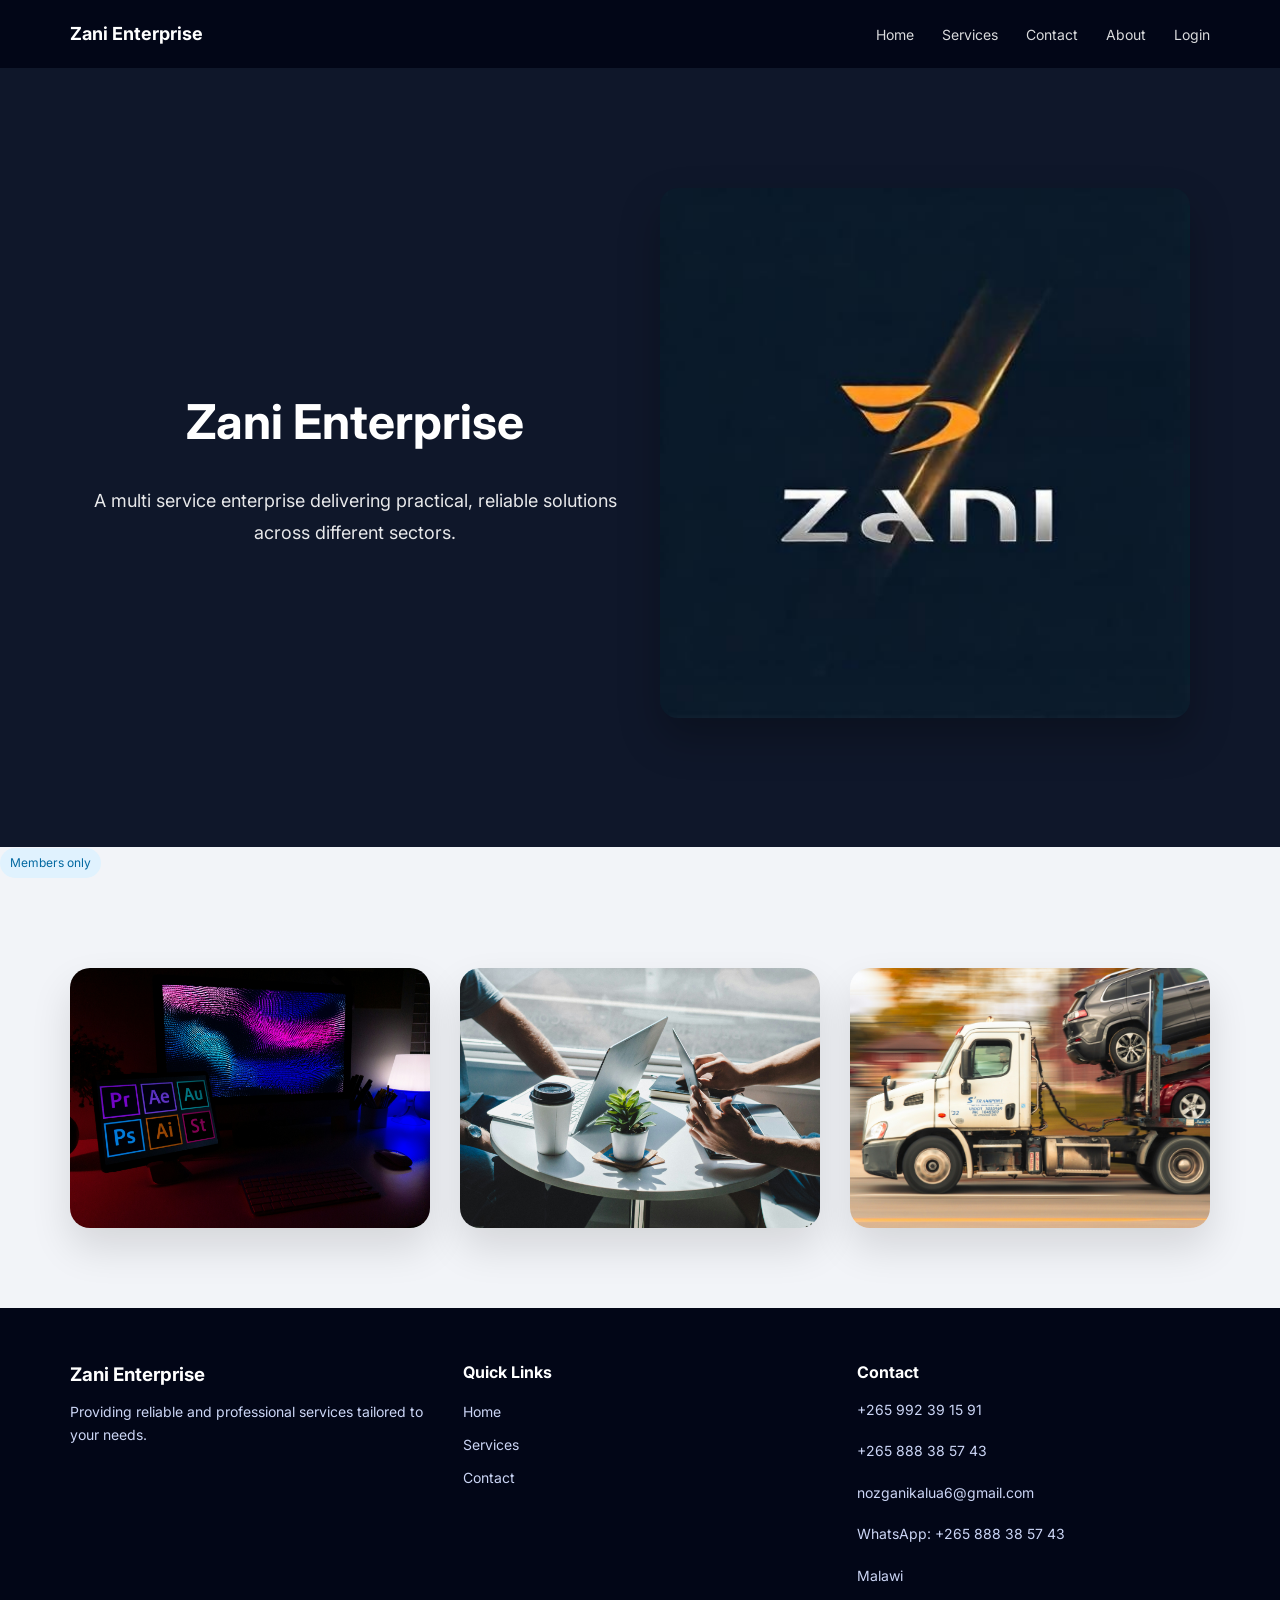
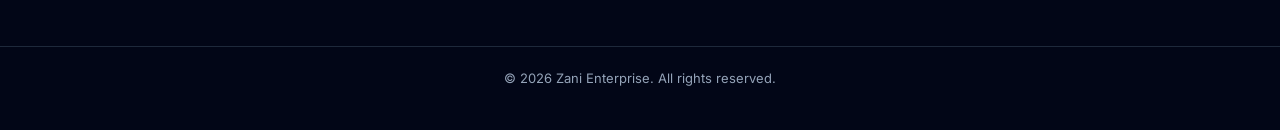
<file: index.html>
<!DOCTYPE html>
<html lang="en">
<head>
    <meta charset="UTF-8">
    <title>Zani Enterprise</title>
    <link href="https://fonts.googleapis.com/css2?family=Inter:wght@400;600;700&display=swap" rel="stylesheet">
    <link rel="stylesheet" href="style.css">
    <meta name="viewport" content="width=device-width, initial-scale=1.0">
</head>
<body>

<header class="nav-bar">
    <div class="nav-container">
        <div class="nav-logo">Zani Enterprise</div>

        <nav class="nav-links">
            <a href="index.html">Home</a>
            <a href="services.html">Services</a>
            <a href="contact.html">Contact</a>
            <a href="about.html">About</a>
            <a href="login.html">Login</a>
        </nav>
    </div>
</header>

<section class="hero">
    <div class="hero-content">
        <div class="hero-text">
            <h1>Zani Enterprise</h1>
            <p>
                A multi service enterprise delivering practical,
                reliable solutions across different sectors.
            </p>
        </div>

        <div class="hero-image">
            <img src="images/hero.jpg" alt="Zani Enterprise services">
        </div>
    </div>
</section>

<p class="welcome-msg" style="display:none;">
    Welcome back. You now have access to additional service options.
</p>
<script>
if (localStorage.getItem("zaniLoggedIn") === "true") {
    document.querySelector(".welcome-msg")?.style.display = "block";
}
</script>

<span class="member-badge">Members only</span>

<section class="home-showcase">
    <img src="images/design.jpg" alt="Design services">
    <img src="images/consulting.jpg" alt="Consulting services">
    <img src="images/transport.jpg" alt="Transport services">
</section>

<footer class="site-footer">
    <div class="footer-container">

        <div class="footer-brand">
            <h3>Zani Enterprise</h3>
            <p>Providing reliable and professional services tailored to your needs.</p>
        </div>

        <div class="footer-links">
            <h4>Quick Links</h4>
            <a href="index.html">Home</a>
            <a href="services.html">Services</a>
            <a href="contact.html">Contact</a>
        </div>

        <div class="footer-contact">
            <h4>Contact</h4>
            <p>
                <a href="tel:+265992391591"> +265 992 39 15 91</a>
            </p> 
            <p>
                <a href="tel:+265888385743"> +265 888 38 57 43</a>
            </p>
            <p>
              <a href="mailto: nozganikalua6@gmail.com"> nozganikalua6@gmail.com</a> 
            </p>
             <p>
                <a href="https://wa.me/265888385743"
                target="_blank"> WhatsApp: +265 888 38 57 43</a>
            </p>
            <p>Malawi</p>
        </div>

    </div>

    <div class="footer-bottom">
        <p>© 2026 Zani Enterprise. All rights reserved.</p>
    </div>
</footer>

</body>
</html>
</file>
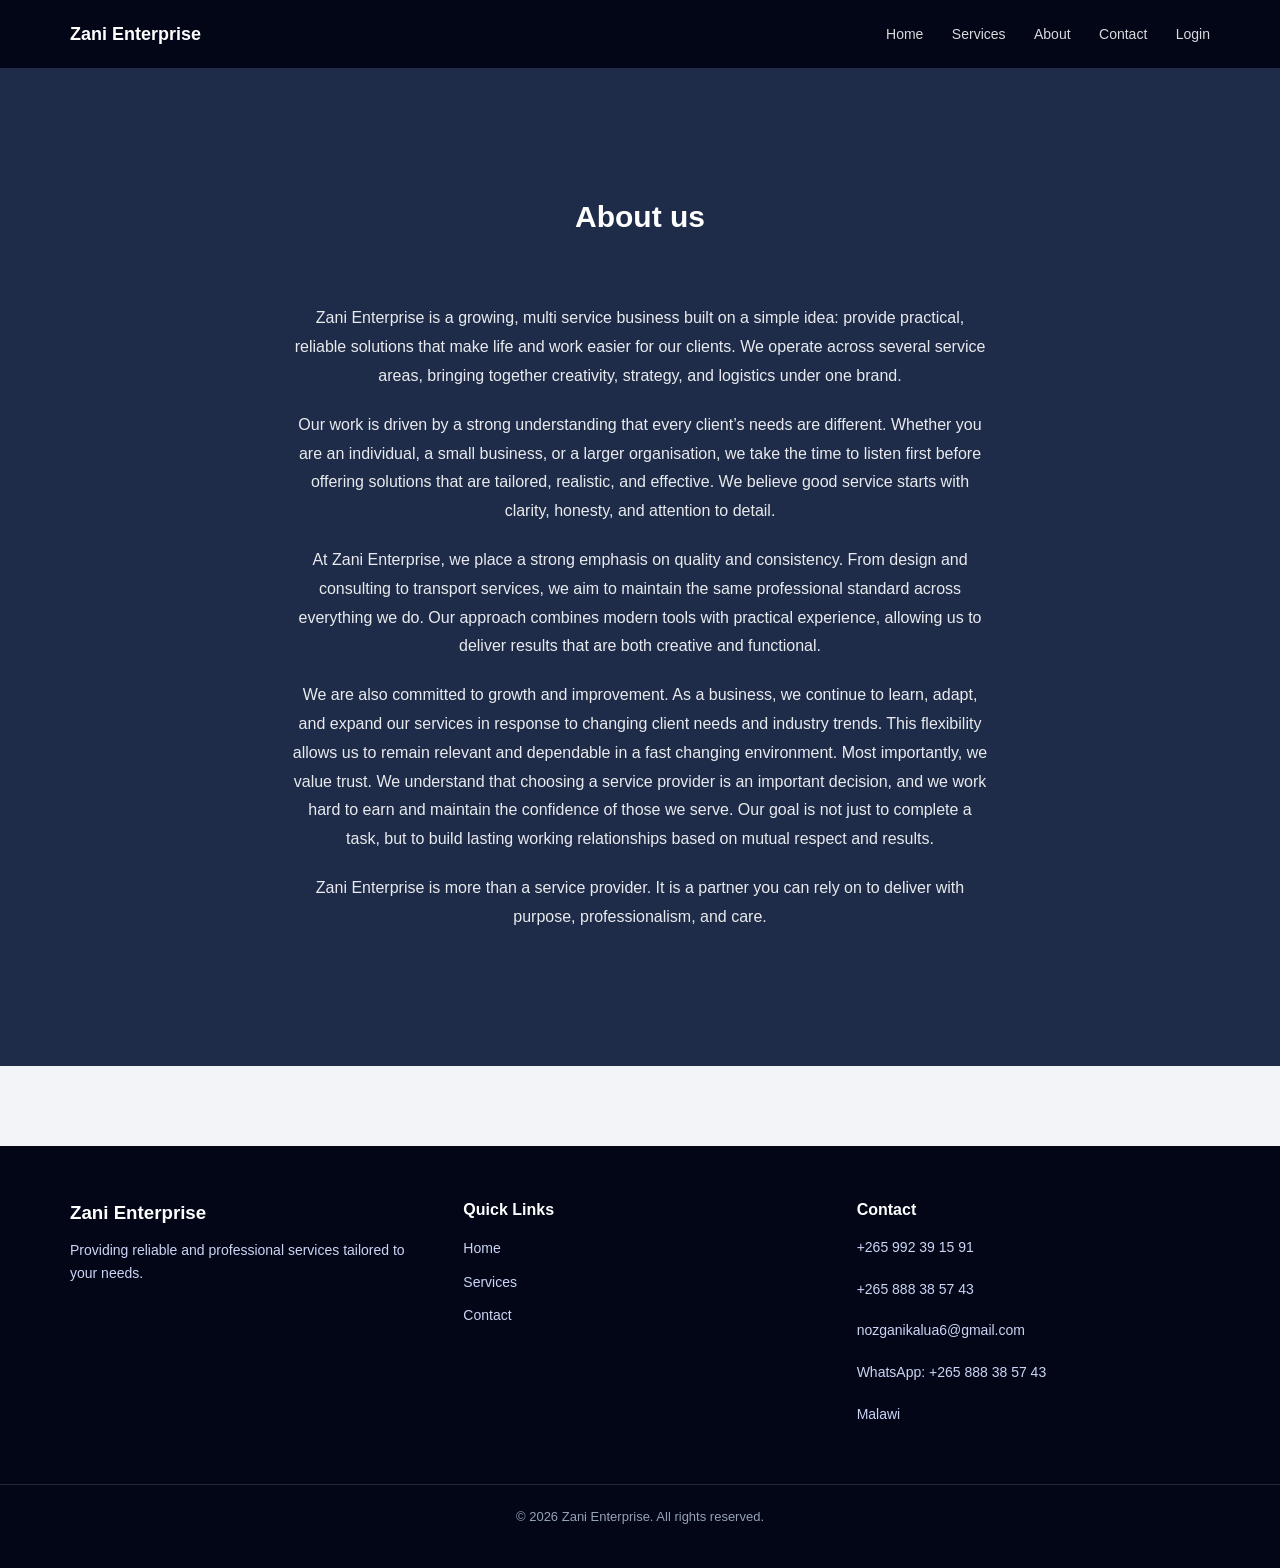
<file: about.html>
<!DOCTYPE html>
<html lang="en">
<head>
    <meta charset="UTF-8">
    <title>About Us | Zani Enterprise</title>
    <meta name="viewport" content="width=device-width, initial-scale=1.0">
    <link rel="stylesheet" href="style.css">
</head>
<body>

    <!-- Navigation -->
    <nav class="nav-bar">
        <div class="nav-container">
            <div class="nav-logo">Zani Enterprise</div>
            <div class="nav-links">
                <a href="index.html">Home</a>
                <a href="services.html">Services</a>
                <a href="about.html">About</a>
                <a href="contact.html">Contact</a>
                <a href="login.html">Login</a>
            </div>
        </div>
    </nav>

    <!-- About content -->
    <section class="about">
    <h2>About us</h2>
    <div class="content">
        <p>
        Zani Enterprise is a growing, multi service business built on a simple idea: provide practical, reliable solutions that make life and work easier for our clients. We operate across several service areas, bringing together creativity, strategy, and logistics under one brand.</p>

<p>Our work is driven by a strong understanding that every client’s needs are different. Whether you are an individual, a small business, or a larger organisation, we take the time to listen first before offering solutions that are tailored, realistic, and effective. We believe good service starts with clarity, honesty, and attention to detail.</p>

<p>At Zani Enterprise, we place a strong emphasis on quality and consistency. From design and consulting to transport services, we aim to maintain the same professional standard across everything we do. Our approach combines modern tools with practical experience, allowing us to deliver results that are both creative and functional.</p>

<p>We are also committed to growth and improvement. As a business, we continue to learn, adapt, and expand our services in response to changing client needs and industry trends. This flexibility allows us to remain relevant and dependable in a fast changing environment.

Most importantly, we value trust. We understand that choosing a service provider is an important decision, and we work hard to earn and maintain the confidence of those we serve. Our goal is not just to complete a task, but to build lasting working relationships based on mutual respect and results.</p>

<p>Zani Enterprise is more than a service provider. It is a partner you can rely on to deliver with purpose, professionalism, and care.</p>

    </p>
</div>
</section>

    <!-- Footer -->
    <footer class="site-footer">
    <div class="footer-container">

        <div class="footer-brand">
            <h3>Zani Enterprise</h3>
            <p>Providing reliable and professional services tailored to your needs.</p>
        </div>

        <div class="footer-links">
            <h4>Quick Links</h4>
            <a href="../index.html">Home</a>
            <a href="../services.html">Services</a>
            <a href="../contact.html">Contact</a>
        </div>

        <div class="footer-contact">
            <h4>Contact</h4>
            <p>
                <a href="tel:+265992391591"> +265 992 39 15 91</a>
            </p> 
            <p>
                <a href="tel:+265888385743"> +265 888 38 57 43</a>
            </p>
            <p>
              <a href="mailto: nozganikalua6@gmail.com"> nozganikalua6@gmail.com</a> 
            </p>
             <p>
                <a href="https://wa.me/265888385743"
                target="_blank"> WhatsApp: +265 888 38 57 43</a>
            </p>
            <p>Malawi</p>
        </div>

    </div>

    <div class="footer-bottom">
        <p>© 2026 Zani Enterprise. All rights reserved.</p>
    </div>
</footer>

</body>
</html>
</file>
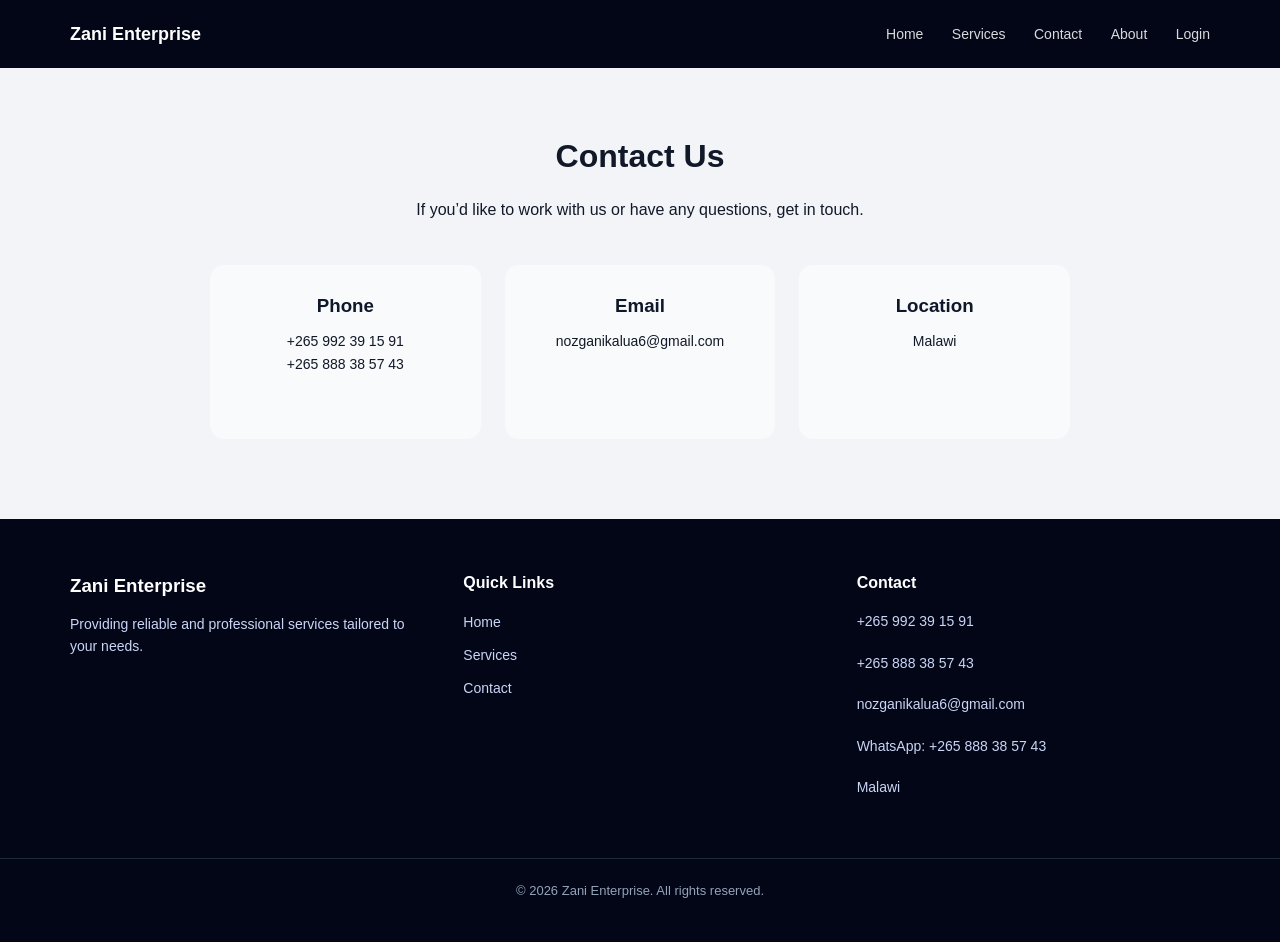
<file: contact.html>
<!DOCTYPE html>
<html lang="en">
<head>
    <meta charset="UTF-8">
    <meta name="viewport" content="width=device-width, initial-scale=1.0">
    <title>Contact | Zani Enterprise</title>
    <link rel="stylesheet" href="style.css">
</head>
<body>

<header class="nav-bar">
    <div class="nav-container">
        <div class="nav-logo">Zani Enterprise</div>

        <nav class="nav-links">
            <a href="index.html">Home</a>
            <a href="services.html">Services</a>
            <a href="contact.html" class="active">Contact</a>
            <a href="about.html">About</a>
            <a href="login.html">Login</a>
        </nav>
    </div>
</header>

<main class="contact-page">
    <h1>Contact Us</h1>
    <p>If you’d like to work with us or have any questions, get in touch.</p>

    <div class="contact-details">
        <div class="contact-item">
            <h3>Phone</h3>
            <p>+265 992 39 15 91<br>+265 888 38 57 43</p>
        </div>

        <div class="contact-item">
            <h3>Email</h3>
            <p>nozganikalua6@gmail.com</p>
        </div>

        <div class="contact-item">
            <h3>Location</h3>
            <p>Malawi</p>
        </div>
    </div>
</main>

<footer class="site-footer">
    <div class="footer-container">

        <div class="footer-brand">
            <h3>Zani Enterprise</h3>
            <p>Providing reliable and professional services tailored to your needs.</p>
        </div>

        <div class="footer-links">
            <h4>Quick Links</h4>
            <a href="index.html">Home</a>
            <a href="services.html">Services</a>
            <a href="contact.html">Contact</a>
        </div>

        <div class="footer-contact">
            <h4>Contact</h4>
            <p>
                <a href="tel:+265992391591"> +265 992 39 15 91</a>
            </p> 
            <p>
                <a href="tel:+265888385743"> +265 888 38 57 43</a>
            </p>
            <p>
              <a href="mailto: nozganikalua6@gmail.com"> nozganikalua6@gmail.com</a> 
            </p>
            <p>
                <a href="https://wa.me/265888385743"
                target="_blank"> WhatsApp: +265 888 38 57 43</a>
            </p>
            <p>Malawi</p>
        </div>

    </div>

    <div class="footer-bottom">
        <p>© 2026 Zani Enterprise. All rights reserved.</p>
    </div>
</footer>

</body>
</html>
</file>
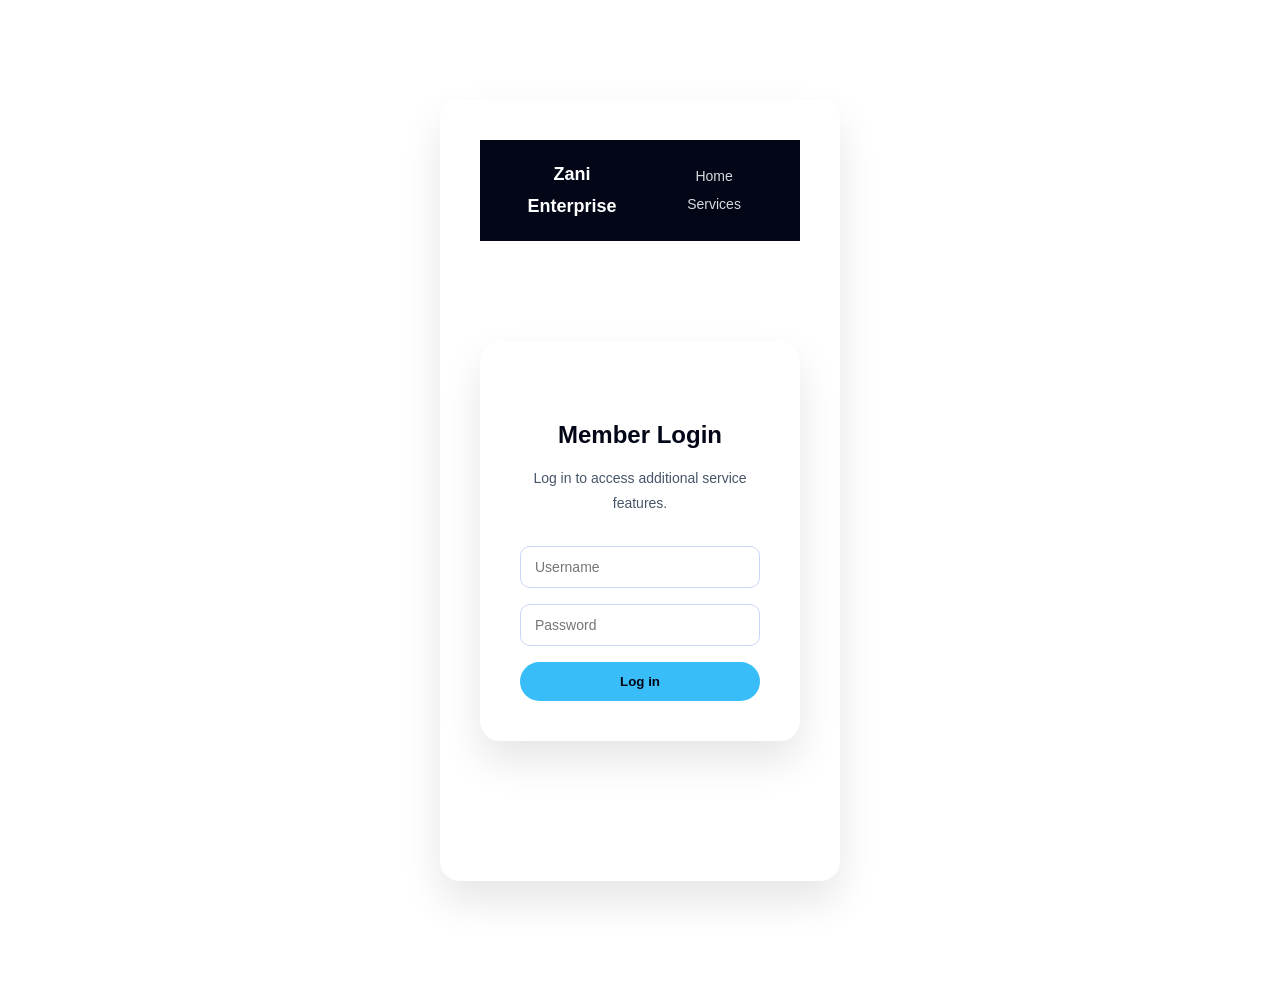
<file: login.html>
<!DOCTYPE html>
<html lang="en">
<head>
    <meta charset="UTF-8">
    <title>Login | Zani Enterprise</title>
    <meta name="viewport" content="width=device-width, initial-scale=1.0">
    <link rel="stylesheet" href="style.css">
</head>
<body>

<nav class="nav-bar">
    <div class="nav-container">
        <div class="nav-logo">Zani Enterprise</div>
        <div class="nav-links">
            <a href="index.html">Home</a>
            <a href="services.html">Services</a>
        </div>
    </div>
</nav>

<section class="login-page">
    <h1>Member Login</h1>
    <p>Log in to access additional service features.</p>

    <form class="login-form" onsubmit="login(event)">
        <input type="text" id="username" placeholder="Username" required>
        <input type="password" id="password" placeholder="Password" required>
        <button type="submit">Log in</button>
    </form>
</section>

<body class="login-page"></body>
<script>
function login(e) {
    e.preventDefault();

    const user = document.getElementById('username').value;
    const pass = document.getElementById('password').value;

    if (user === "client" && pass === "zani123") {
        localStorage.setItem("zaniLoggedIn", "true");
        window.location.href = "services.html";
    } else {
        alert("Invalid credentials");
    }
}
</script>

</body>
</html>
</file>
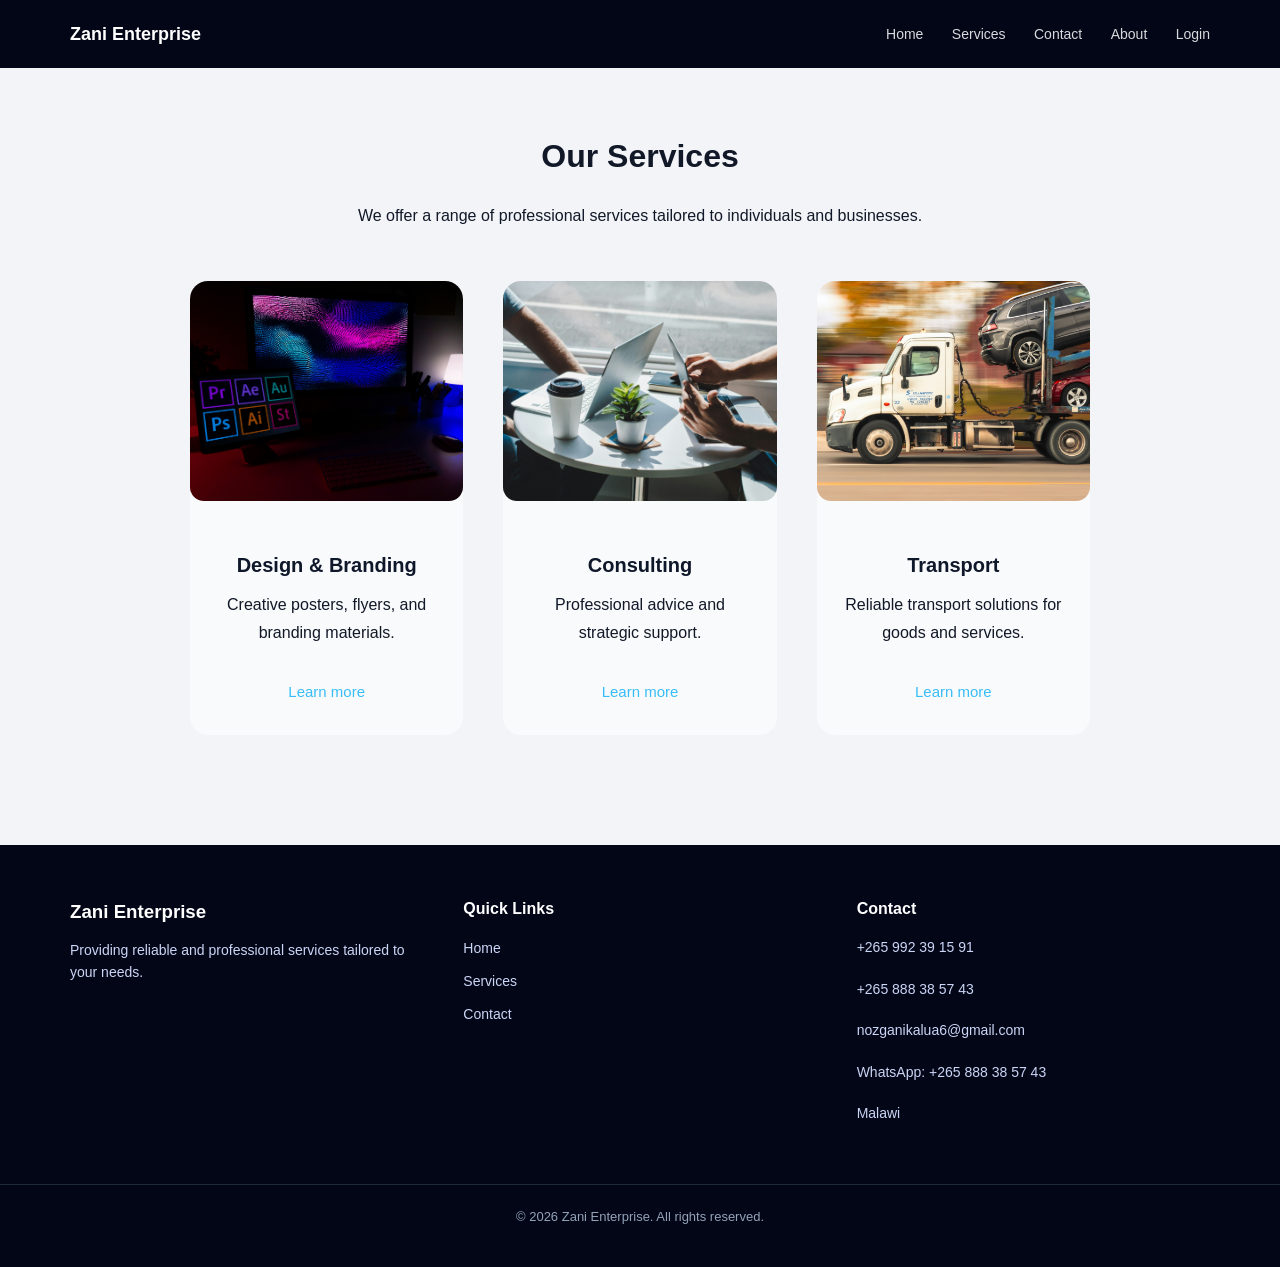
<file: services.html>
<!DOCTYPE html>
<html lang="en">
<head>
    <meta charset="UTF-8">
    <meta name="viewport" content="width=device-width, initial-scale=1.0">
    <title>Services | Zani Enterprise</title>
    <link rel="stylesheet" href="style.css">
</head>
<body>

<header class="nav-bar">
    <div class="nav-container">
        <div class="nav-logo">Zani Enterprise</div>

        <nav class="nav-links">
            <a href="index.html">Home</a>
            <a href="services.html">Services</a>
            <a href="contact.html">Contact</a>
            <a href="about.html">About</a>
            <a href="login.html">Login</a>
        </nav>
    </div>
</header>

<main class="services-page">
    <h1>Our Services</h1>
    <p class="services-intro">
        We offer a range of professional services tailored to individuals and businesses.
    </p>

    <div class="services-grid">

    <div class="service-card">
        <img src="images/design.jpg" alt="Design services">
        <h3>Design & Branding</h3>
        <p>Creative posters, flyers, and branding materials.</p>
        <a href="services/design.html">Learn more</a>
    </div>

    <div class="service-card">
        <img src="images/consulting.jpg" alt="Consulting services">
        <h3>Consulting</h3>
        <p>Professional advice and strategic support.</p>
        <a href="services/consulting.html">Learn more</a>
    </div>

    <div class="service-card">
        <img src="images/transport.jpg" alt="Transport services">
        <h3>Transport</h3>
        <p>Reliable transport solutions for goods and services.</p>
        <a href="services/transport.html">Learn more</a>
    </div>

</div>


    </div>
</main>

<footer class="site-footer">
    <div class="footer-container">

        <div class="footer-brand">
            <h3>Zani Enterprise</h3>
            <p>Providing reliable and professional services tailored to your needs.</p>
        </div>

        <div class="footer-links">
            <h4>Quick Links</h4>
            <a href="index.html">Home</a>
            <a href="services.html">Services</a>
            <a href="contact.html">Contact</a>
        </div>

        <div class="footer-contact">
            <h4>Contact</h4>
            <p>
                <a href="tel:+265992391591"> +265 992 39 15 91</a>
            </p> 
            <p>
                <a href="tel:+265888385743"> +265 888 38 57 43</a>
            </p>
            <p>
              <a href="mailto: nozganikalua6@gmail.com"> nozganikalua6@gmail.com</a> 
            </p>
             <p>
                <a href="https://wa.me/265888385743"
                target="_blank"> WhatsApp: +265 888 38 57 43</a>
            </p>
            <p>Malawi</p>
        </div>

    </div>

    <div class="footer-bottom">
        <p>© 2026 Zani Enterprise. All rights reserved.</p>
    </div>
</footer>

</body>
</html>
</file>
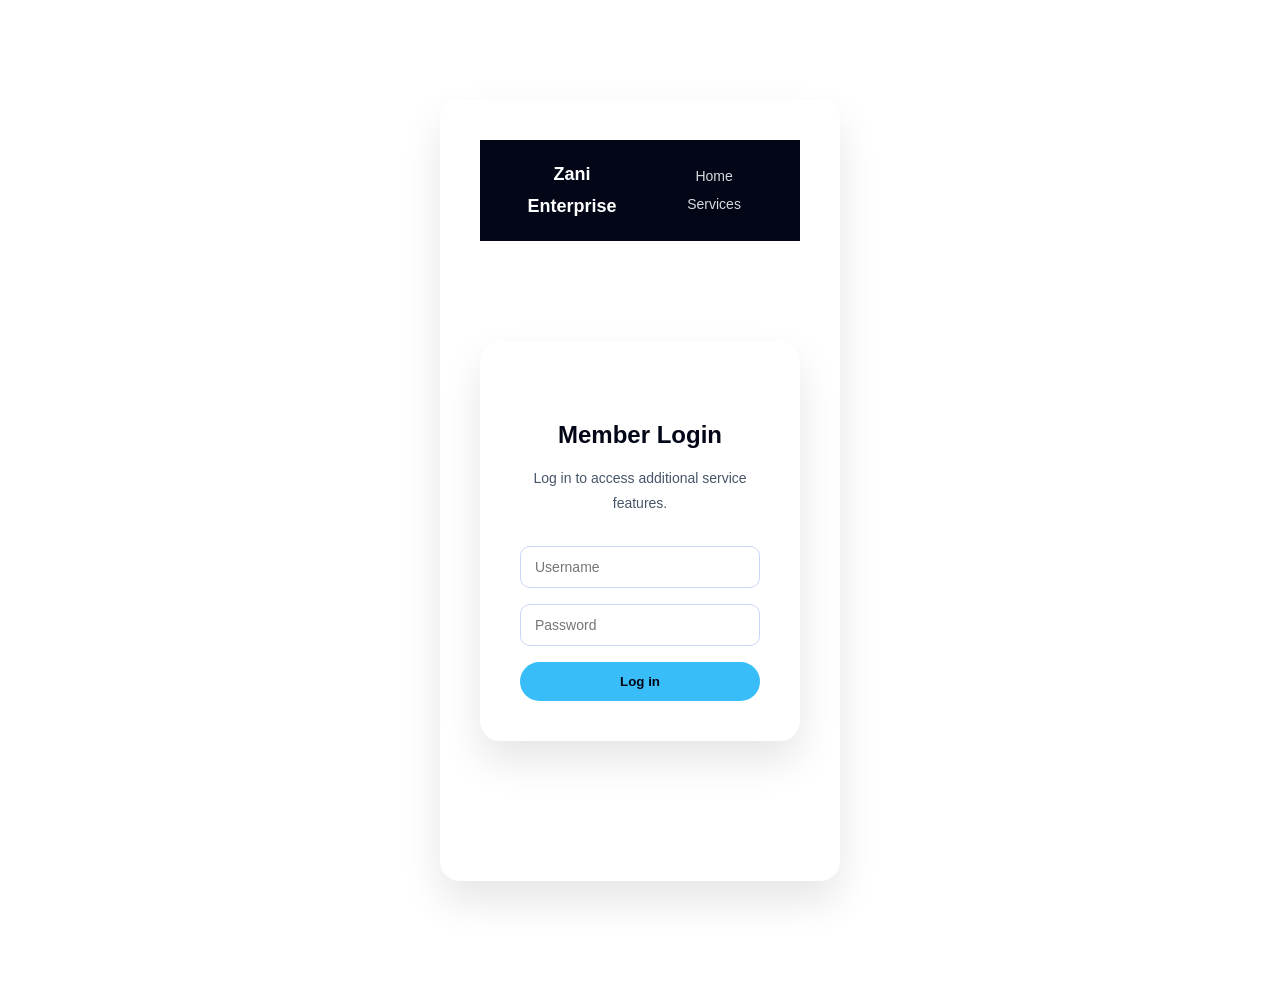
<file: welcome.html>
<!DOCTYPE html>
<html lang="en">
<head>
    <meta charset="UTF-8">
    <title>Welcome | Zani Enterprise</title>
    <meta name="viewport" content="width=device-width, initial-scale=1.0">
    <link rel="stylesheet" href="style.css">
</head>
<body>

<!-- Navigation -->
<nav class="nav-bar">
    <div class="nav-container">
        <div class="nav-logo">Zani Enterprise</div>
        <div class="nav-links">
            <a href="index.html">Home</a>
            <a href="about.html">About</a>
            <a href="contact.html">Contact</a>
            <a href="services.html" id="servicesTab" style="display:none;">Services</a>
            <a href="#" id="logoutLink">Logout</a>
        </div>
    </div>
</nav>

<!-- Welcome Section -->
<section class="welcome-section">
    <div class="welcome-overlay">
        <h1 class="welcome-message">Welcome to Zani Enterprise!</h1>
        <p class="welcome-subtext">You now have access to our full range of services.</p>
    </div>
</section>

<!-- Animated Content -->
<section class="welcome-content">
    <div class="content-block">
        <h2>Design, Consulting, Transport</h2>
        <p>Explore the services that power your business forward. Scroll down to continue.</p>
    </div>
    <div class="content-block">
        <h2>Professional and Reliable</h2>
        <p>Our team ensures every project is handled with expertise and care.</p>
    </div>
    <div class="content-block">
        <h2>Get Started</h2>
        <button class="primary-btn" onclick="goToServices()">Go to Services</button>
    </div>
</section>

<script>
// Check login status
if (localStorage.getItem("zaniLoggedIn") !== "true") {
    window.location.href = "login.html";
}

// Show services tab in nav
document.getElementById("servicesTab").style.display = "inline";

// Logout link
document.getElementById("logoutLink").addEventListener("click", () => {
    localStorage.removeItem("zaniLoggedIn");
    window.location.href = "index.html";
});

// Auto-hide welcome message after 3 seconds
setTimeout(() => {
    document.querySelector(".welcome-overlay").style.opacity = 0;
}, 3000);

// Scroll animations
const blocks = document.querySelectorAll(".content-block");
window.addEventListener("scroll", () => {
    blocks.forEach(block => {
        const top = block.getBoundingClientRect().top;
        const windowHeight = window.innerHeight;
        if (top < windowHeight - 100) {
            block.classList.add("fade-in");
        }
    });
});

// Go to Services button
function goToServices() {
    window.location.href = "services.html";
}
</script>

</body>
</html>
</file>
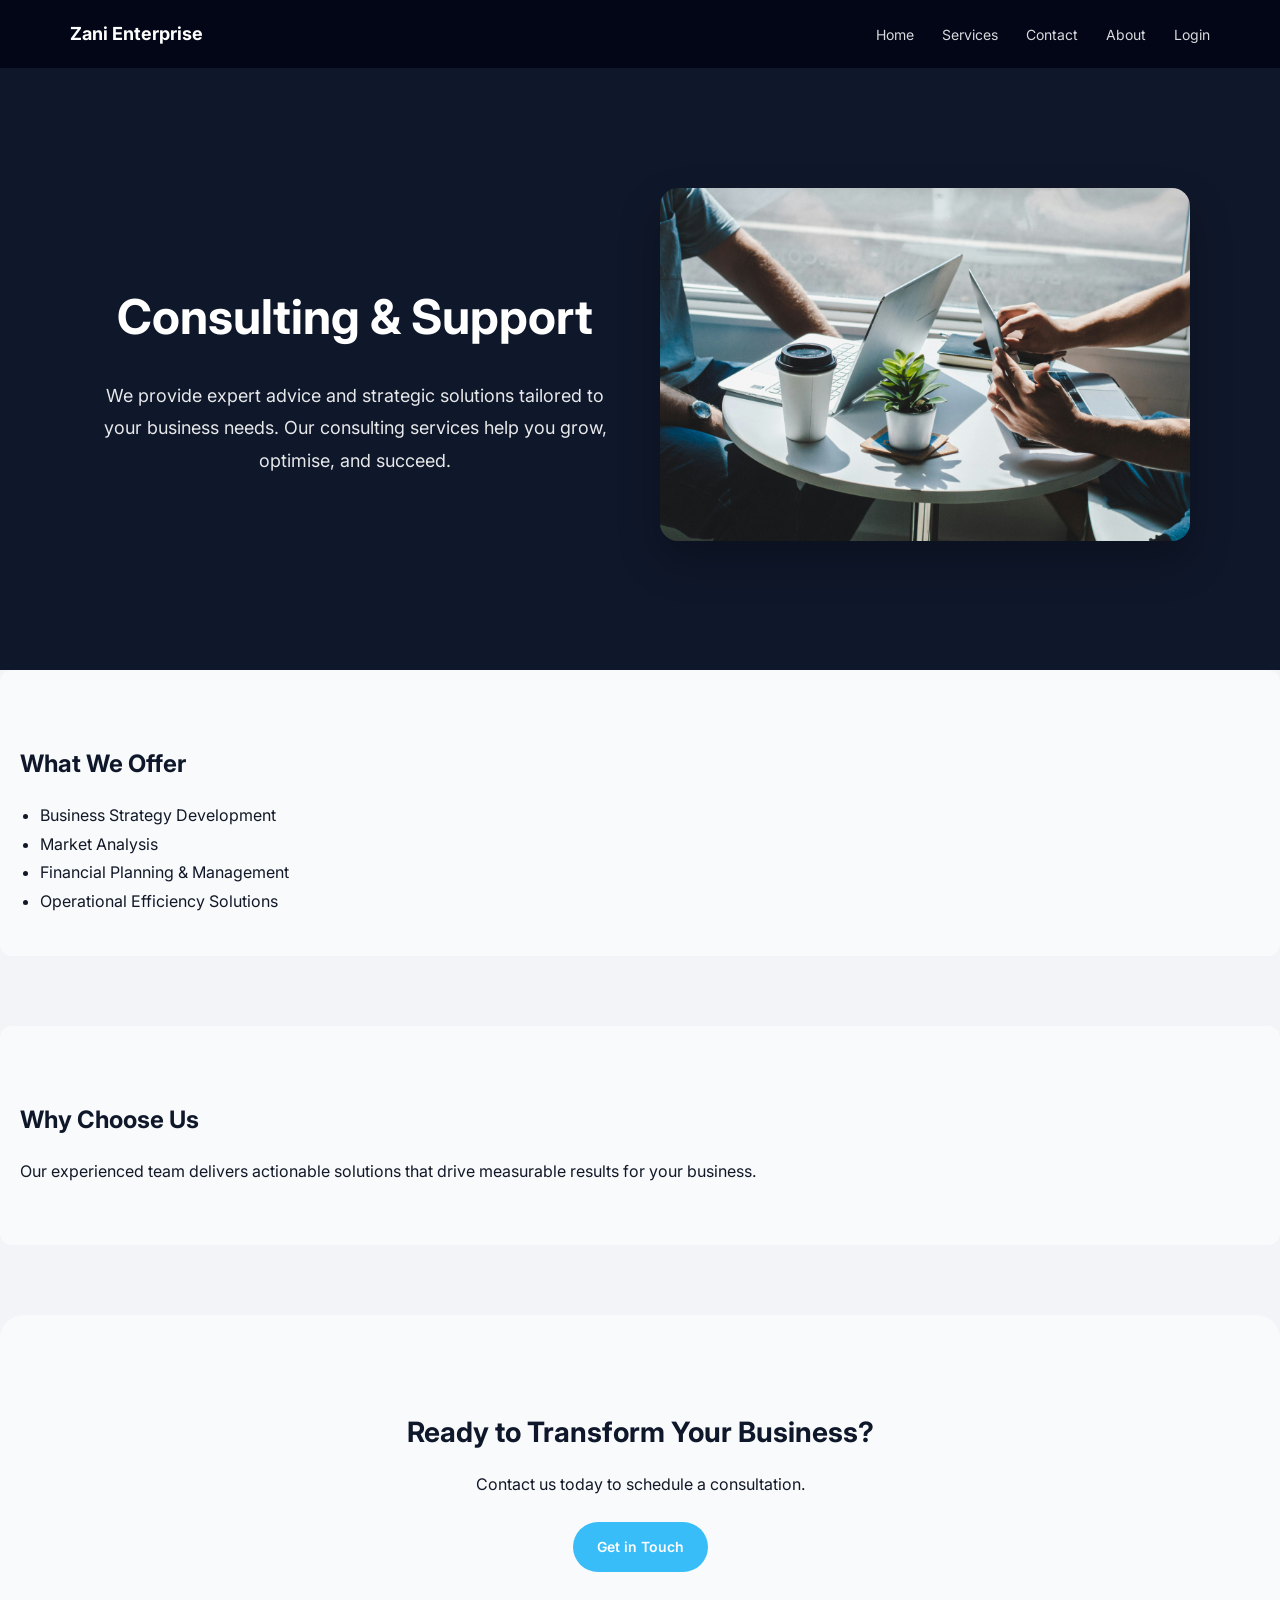
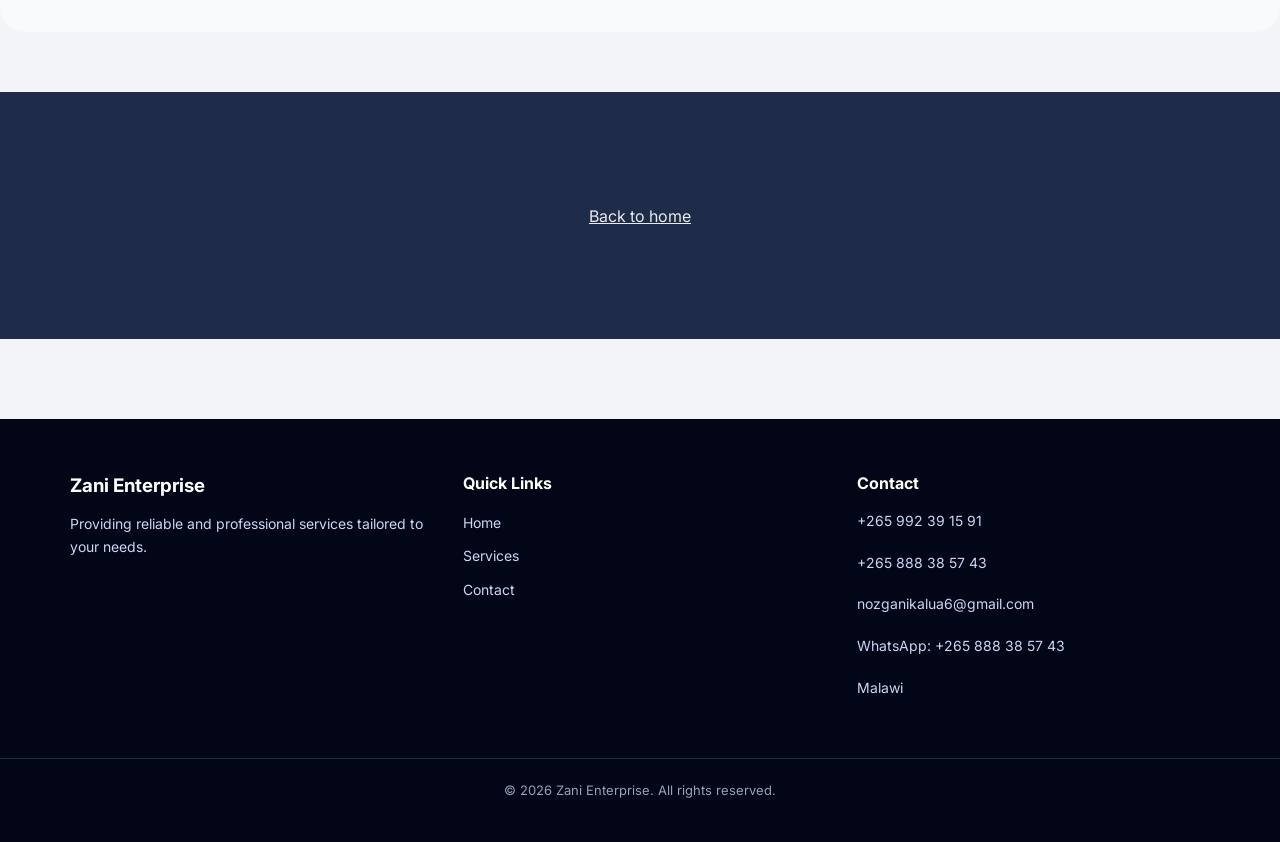
<file: services/consulting.html>
<!DOCTYPE html>
<html lang="en">
<head>
    <meta charset="UTF-8">
    <title>Consulting & Support | Zani Enterprise</title>
    <meta name="viewport" content="width=device-width, initial-scale=1.0">
    <link href="https://fonts.googleapis.com/css2?family=Inter:wght@400;600;700&display=swap" rel="stylesheet">
    <link rel="stylesheet" href="../style.css">
</head>
<body>

    <header class="nav-bar">
    <div class="nav-container">
        <div class="nav-logo">Zani Enterprise</div>

        <nav class="nav-links">
            <a href="../index.html">Home</a>
            <a href="../services.html">Services</a>
            <a href="../contact.html">Contact</a>
            <a href="../about.html">About</a>
            <a href="../login.html">Login</a>
        </nav>
    </div>
</header>

<section class="hero">
    <div class="hero-content">
        <div class="hero-text">
            <h1>Consulting & Support</h1>
            <p>
                We provide expert advice and strategic solutions tailored to your business needs. 
                Our consulting services help you grow, optimise, and succeed.
            </p>
        </div>

        <div class="hero-image">
            <img src="../images/consulting.jpg" alt="consulting & support services">
        </div>
    </div>
</section>

<section class="service-section">
  <h2>What We Offer</h2>
  <ul>
    <li>Business Strategy Development</li>
    <li>Market Analysis</li>
    <li>Financial Planning & Management</li>
    <li>Operational Efficiency Solutions</li>
  </ul>
</section>

<section class="service-section light">
  <h2>Why Choose Us</h2>
  <p>Our experienced team delivers actionable solutions that drive measurable results for your business.</p>
</section>

<!-- Call to Action -->
<section class="service-cta">
  <h2>Ready to Transform Your Business?</h2>
  <p>Contact us today to schedule a consultation.</p>
  <a href="../contact.html" class="primary-btn">Get in Touch</a>
</section>

<section class="about">
    <p>
        <a href="../index.html" style="color:white; text-decoration:underline;">
            Back to home
        </a>
    </p>
</section>

<div class="member-only">
    <a href="contact.html" class="primary-btn">Request this service</a>
</div>


<footer class="site-footer">
    <div class="footer-container">

        <div class="footer-brand">
            <h3>Zani Enterprise</h3>
            <p>Providing reliable and professional services tailored to your needs.</p>
        </div>

        <div class="footer-links">
            <h4>Quick Links</h4>
            <a href="../index.html">Home</a>
            <a href="../services.html">Services</a>
            <a href="../contact.html">Contact</a>
        </div>

        <div class="footer-contact">
            <h4>Contact</h4>
            <p>
                <a href="tel:+265992391591"> +265 992 39 15 91</a>
            </p> 
            <p>
                <a href="tel:+265888385743"> +265 888 38 57 43</a>
            </p>
            <p>
              <a href="mailto: nozganikalua6@gmail.com"> nozganikalua6@gmail.com</a> 
            </p>
             <p>
                <a href="https://wa.me/265888385743"
                target="_blank"> WhatsApp: +265 888 38 57 43</a>
            </p>
            <p>Malawi</p>
        </div>

    </div>

    <div class="footer-bottom">
        <p>© 2026 Zani Enterprise. All rights reserved.</p>
    </div>
</footer>

<script>
if (localStorage.getItem("zaniLoggedIn") !== "true") {
    document.querySelectorAll(".member-only").forEach(el => {
        el.style.display = "none";
    });
}
</script>

</body>
</html>
</file>
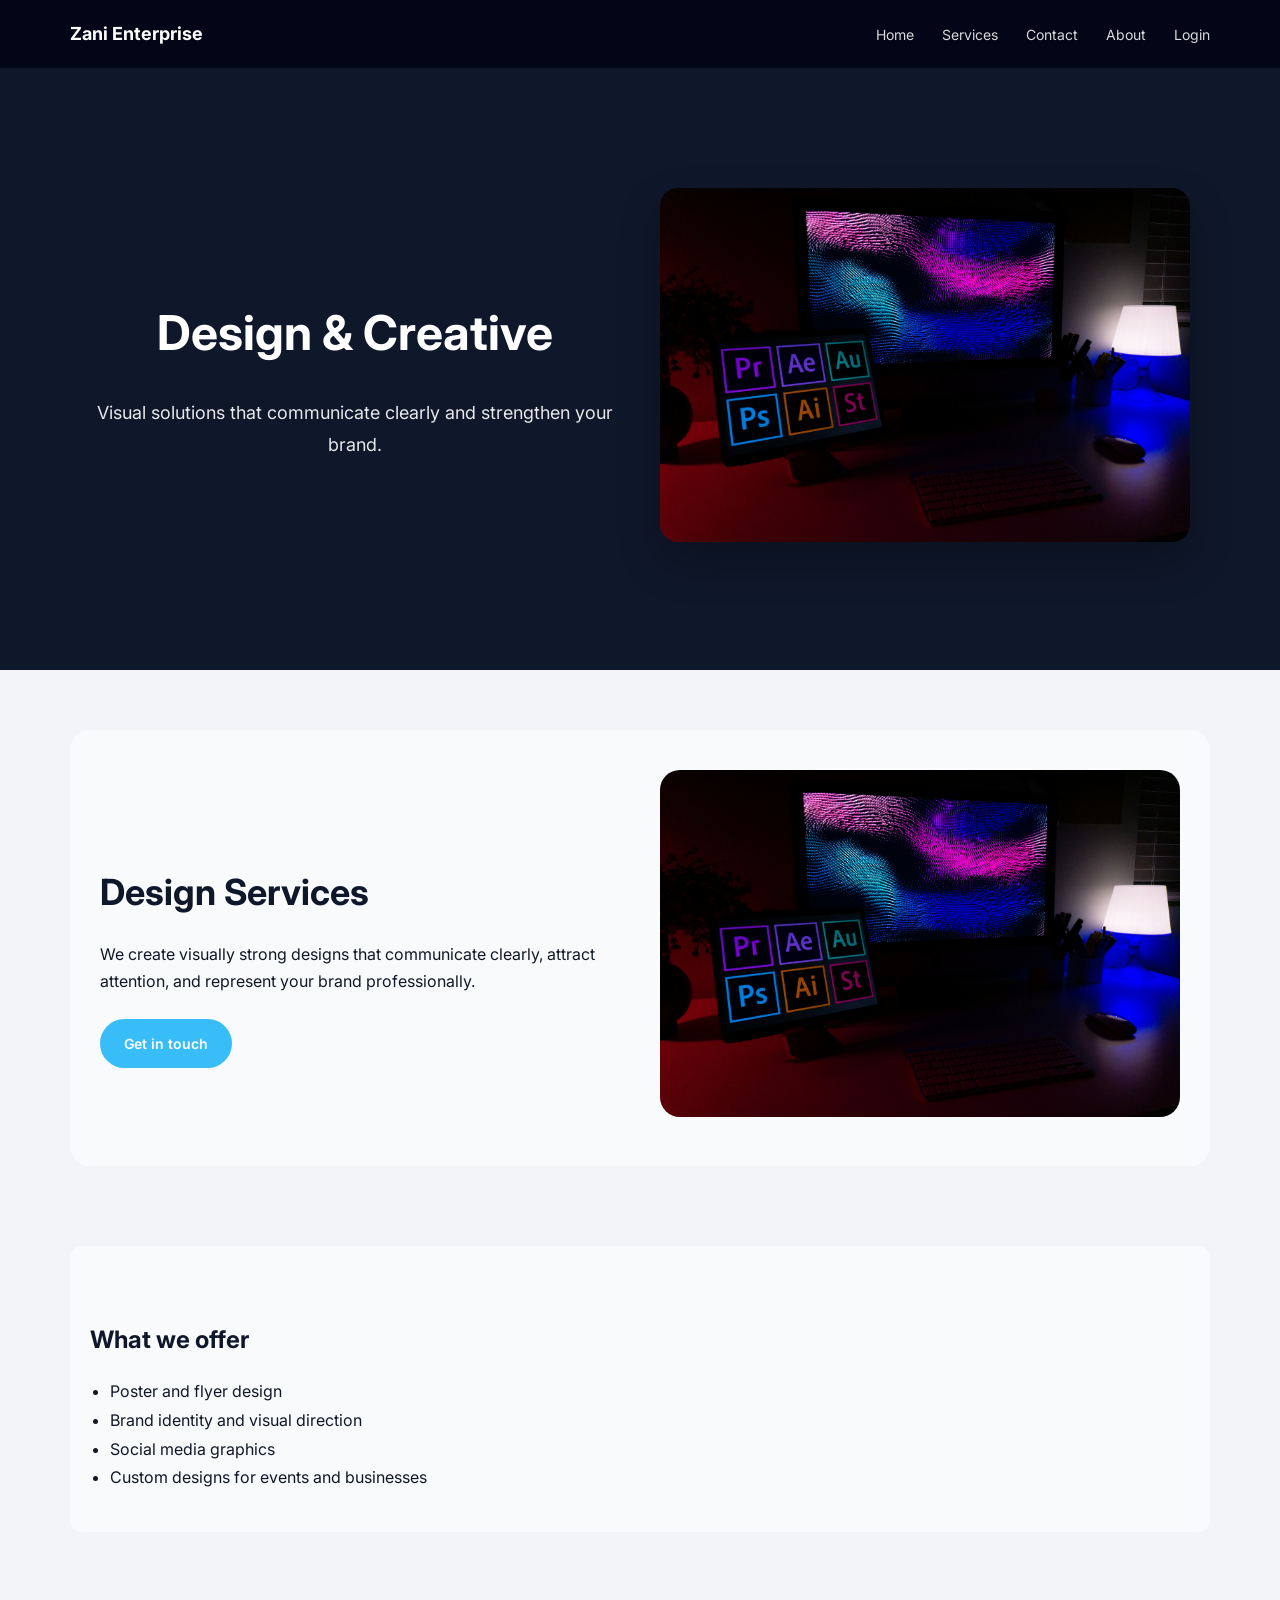
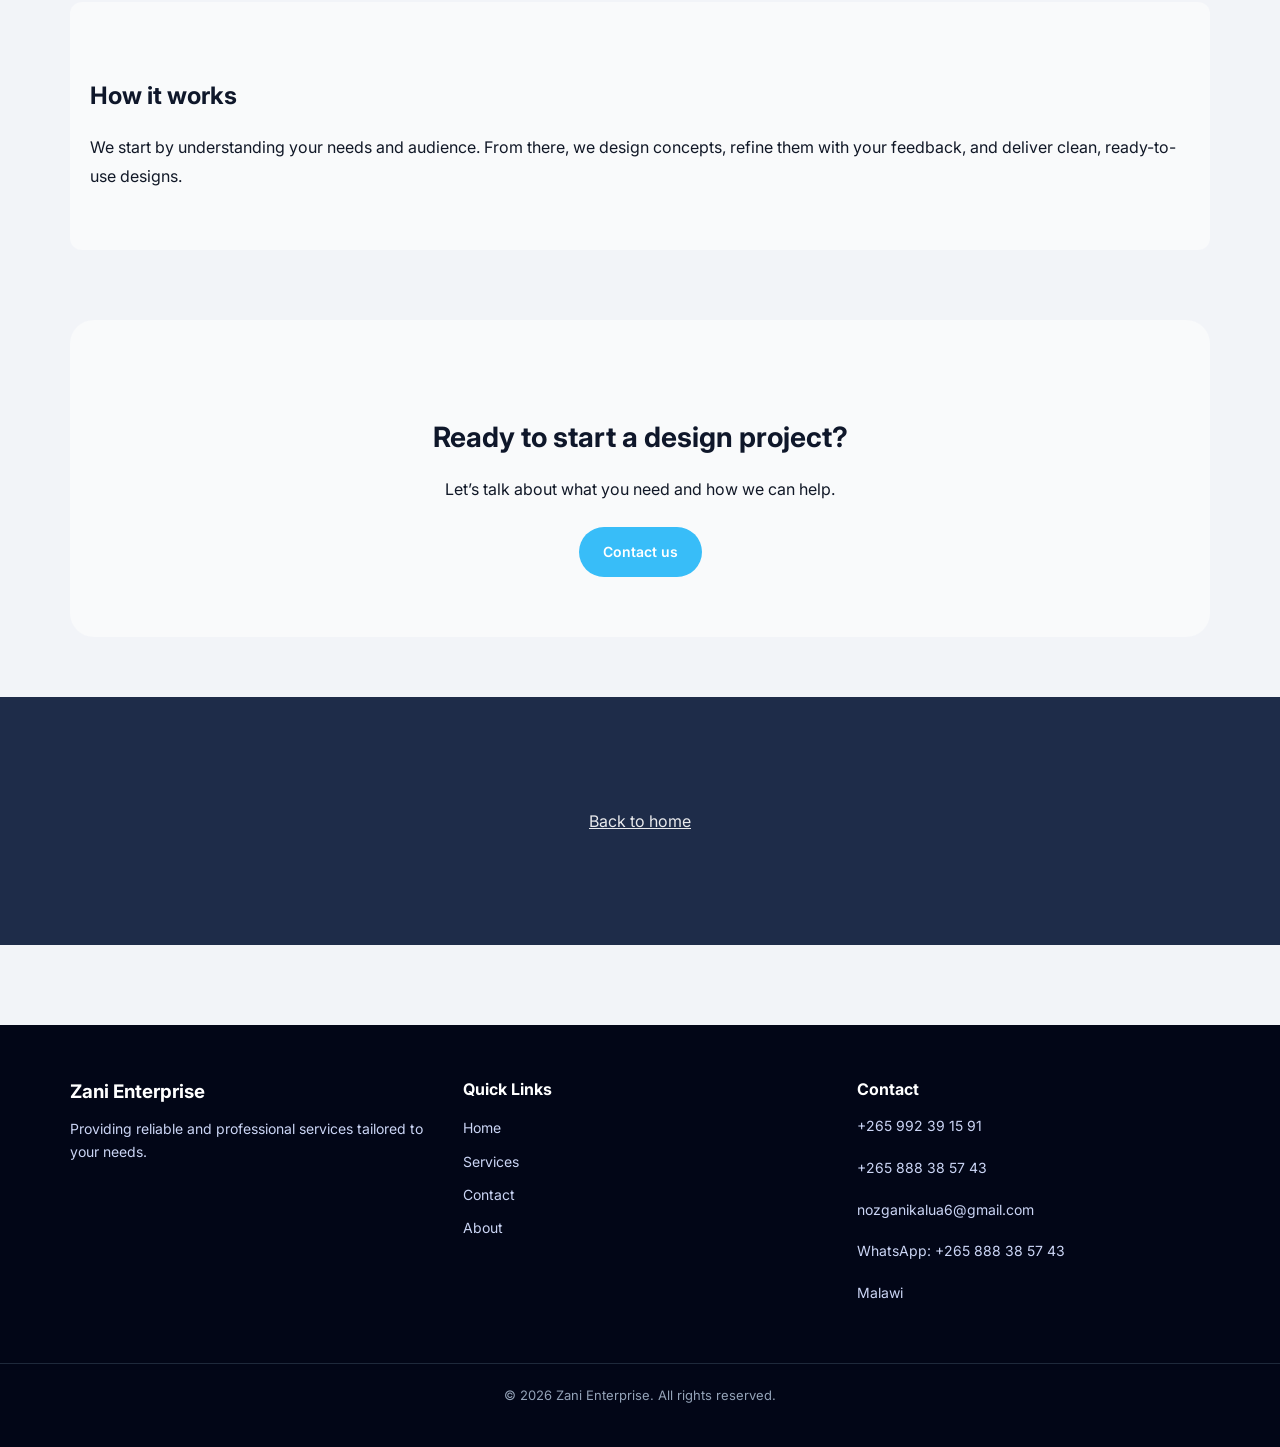
<file: services/design.html>
<!DOCTYPE html>
<html lang="en">
<head>
    <meta charset="UTF-8">
    <title>Design & Creative | Zani Enterprise</title>
    <meta name="viewport" content="width=device-width, initial-scale=1.0">
    <link href="https://fonts.googleapis.com/css2?family=Inter:wght@400;600;700&display=swap" rel="stylesheet">
    <link rel="stylesheet" href="../style.css">
</head>
<body>

    <header class="nav-bar">
    <div class="nav-container">
        <div class="nav-logo">Zani Enterprise</div>

        <nav class="nav-links">
            <a href="../index.html">Home</a>
            <a href="../services.html">Services</a>
            <a href="../contact.html">Contact</a>
            <a href="../about.html">About</a>
            <a href="../login.html">Login</a>
        </nav>
    </div>
</header>


<section class="hero">
    <div class="hero-content">
        <div class="hero-text">
            <h1>Design & Creative</h1>
            <p>
                Visual solutions that communicate clearly
                and strengthen your brand.
            </p>
        </div>

        <div class="hero-image">
            <img src="../images/design.jpg" alt="Design and creative services">
        </div>
    </div>
</section>

<main class="service-detail">

    <!-- Hero section -->
    <section class="service-hero">
        <div class="service-hero-text">
            <h1>Design Services</h1>
            <p>
                We create visually strong designs that communicate clearly,
                attract attention, and represent your brand professionally.
            </p>
            <a href="../contact.html" class="primary-btn">Get in touch</a>
        </div>

        <div class="service-hero-image">
            <img src="../images/design.jpg" alt="Design and branding work">
        </div>
    </section>

    <!-- What we offer -->
    <section class="service-section">
        <h2>What we offer</h2>
        <ul>
            <li>Poster and flyer design</li>
            <li>Brand identity and visual direction</li>
            <li>Social media graphics</li>
            <li>Custom designs for events and businesses</li>
        </ul>
    </section>

    <!-- How it works -->
    <section class="service-section light">
        <h2>How it works</h2>
        <p>
            We start by understanding your needs and audience.
            From there, we design concepts, refine them with your feedback,
            and deliver clean, ready-to-use designs.
        </p>
    </section>

    <!-- Call to action -->
    <section class="service-cta">
        <h2>Ready to start a design project?</h2>
        <p>Let’s talk about what you need and how we can help.</p>
        <a href="../contact.html" class="primary-btn">Contact us</a>
    </section>

</main>

<section class="about">
    <p>
        <a href="../index.html" style="color:white; text-decoration:underline;">
            Back to home
        </a>
    </p>
</section>

<div class="member-only">
    <a href="contact.html" class="primary-btn">Request this service</a>
</div>

<footer class="site-footer">
    <div class="footer-container">

        <div class="footer-brand">
            <h3>Zani Enterprise</h3>
            <p>Providing reliable and professional services tailored to your needs.</p>
        </div>

        <div class="footer-links">
            <h4>Quick Links</h4>
            <a href="../index.html">Home</a>
            <a href="../services.html">Services</a>
            <a href="../contact.html">Contact</a>
            <a href="about.html">About</a>
        </div>

        <div class="footer-contact">
            <h4>Contact</h4>
            <p>
                <a href="tel:+265992391591"> +265 992 39 15 91</a>
            </p> 
            <p>
                <a href="tel:+265888385743"> +265 888 38 57 43</a>
            </p>
            <p>
              <a href="mailto: nozganikalua6@gmail.com"> nozganikalua6@gmail.com</a> 
            </p>
             <p>
                <a href="https://wa.me/265888385743"
                target="_blank"> WhatsApp: +265 888 38 57 43</a>
            </p>
            <p>Malawi</p>
        </div>

    </div>

    <div class="footer-bottom">
        <p>© 2026 Zani Enterprise. All rights reserved.</p>
    </div>
</footer>

<script>
if (localStorage.getItem("zaniLoggedIn") !== "true") {
    document.querySelectorAll(".member-only").forEach(el => {
        el.style.display = "none";
    });
}
</script>

</body>
</html>
</file>
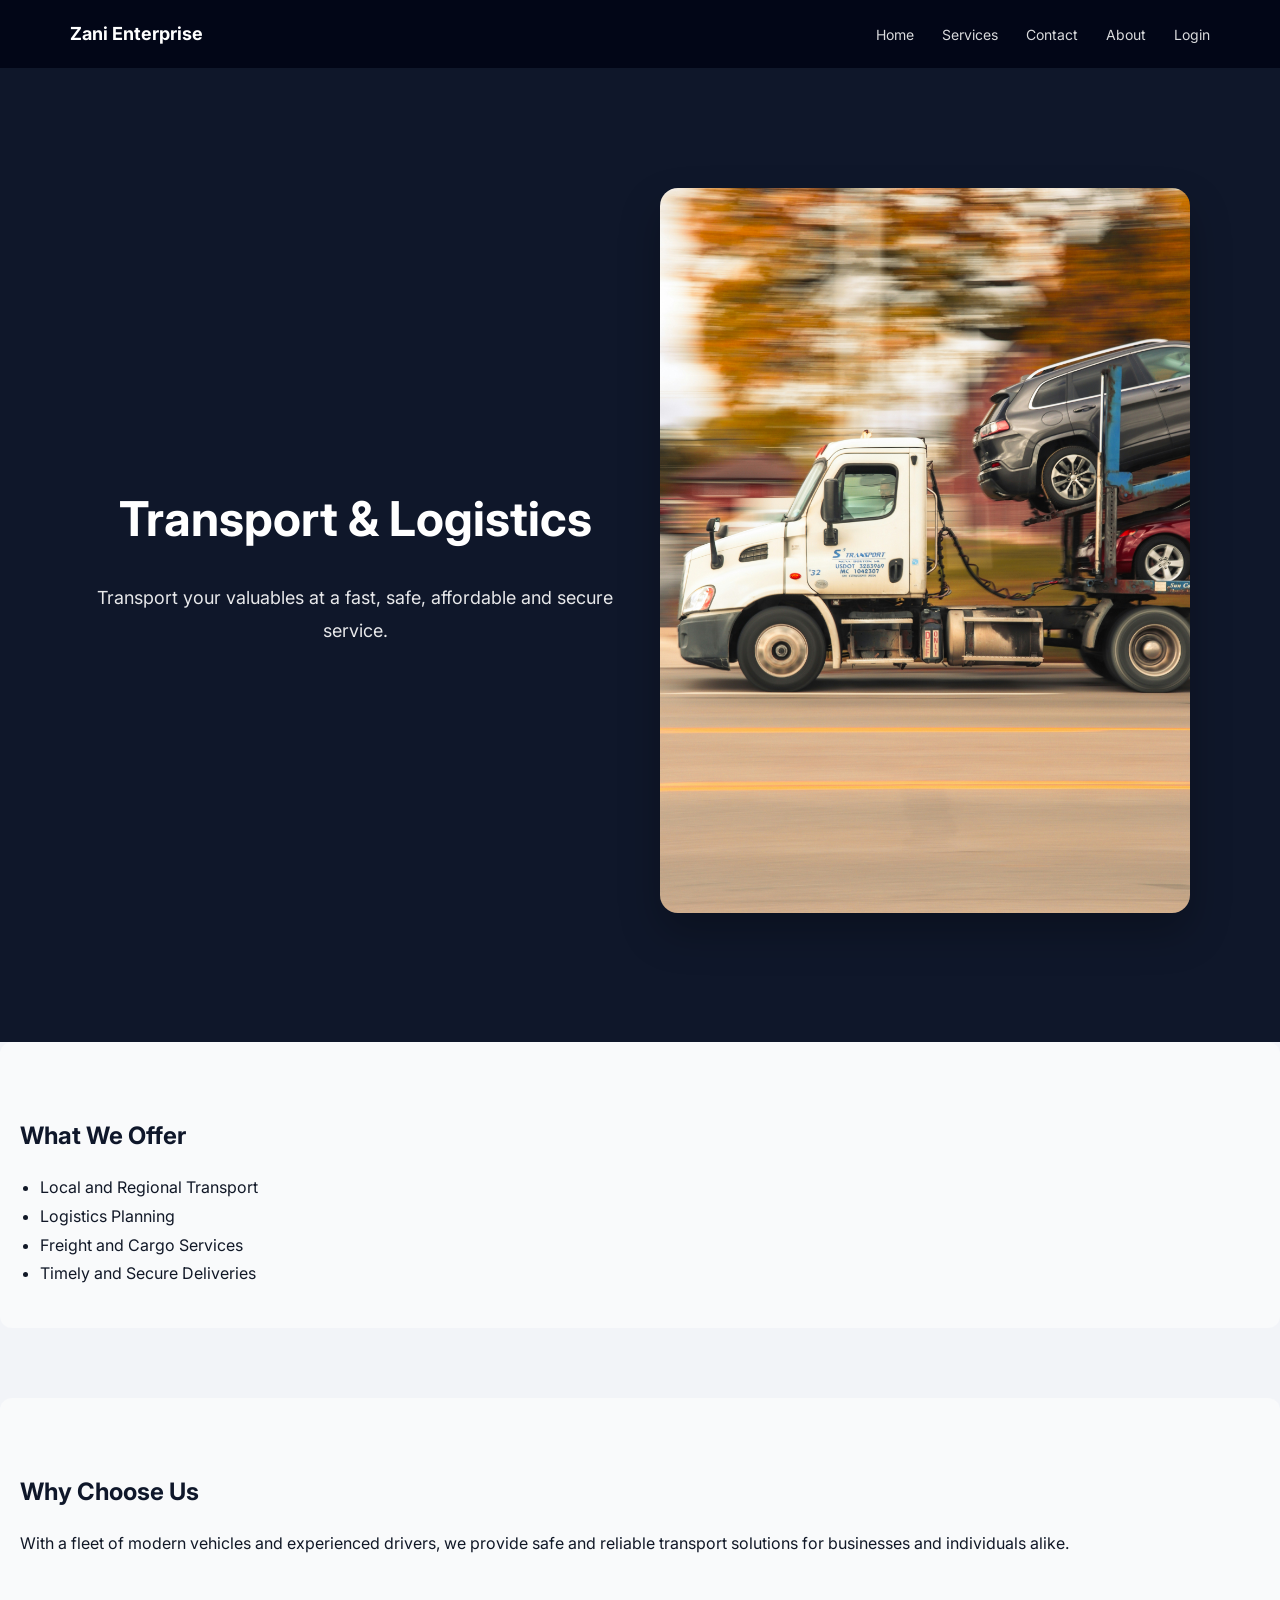
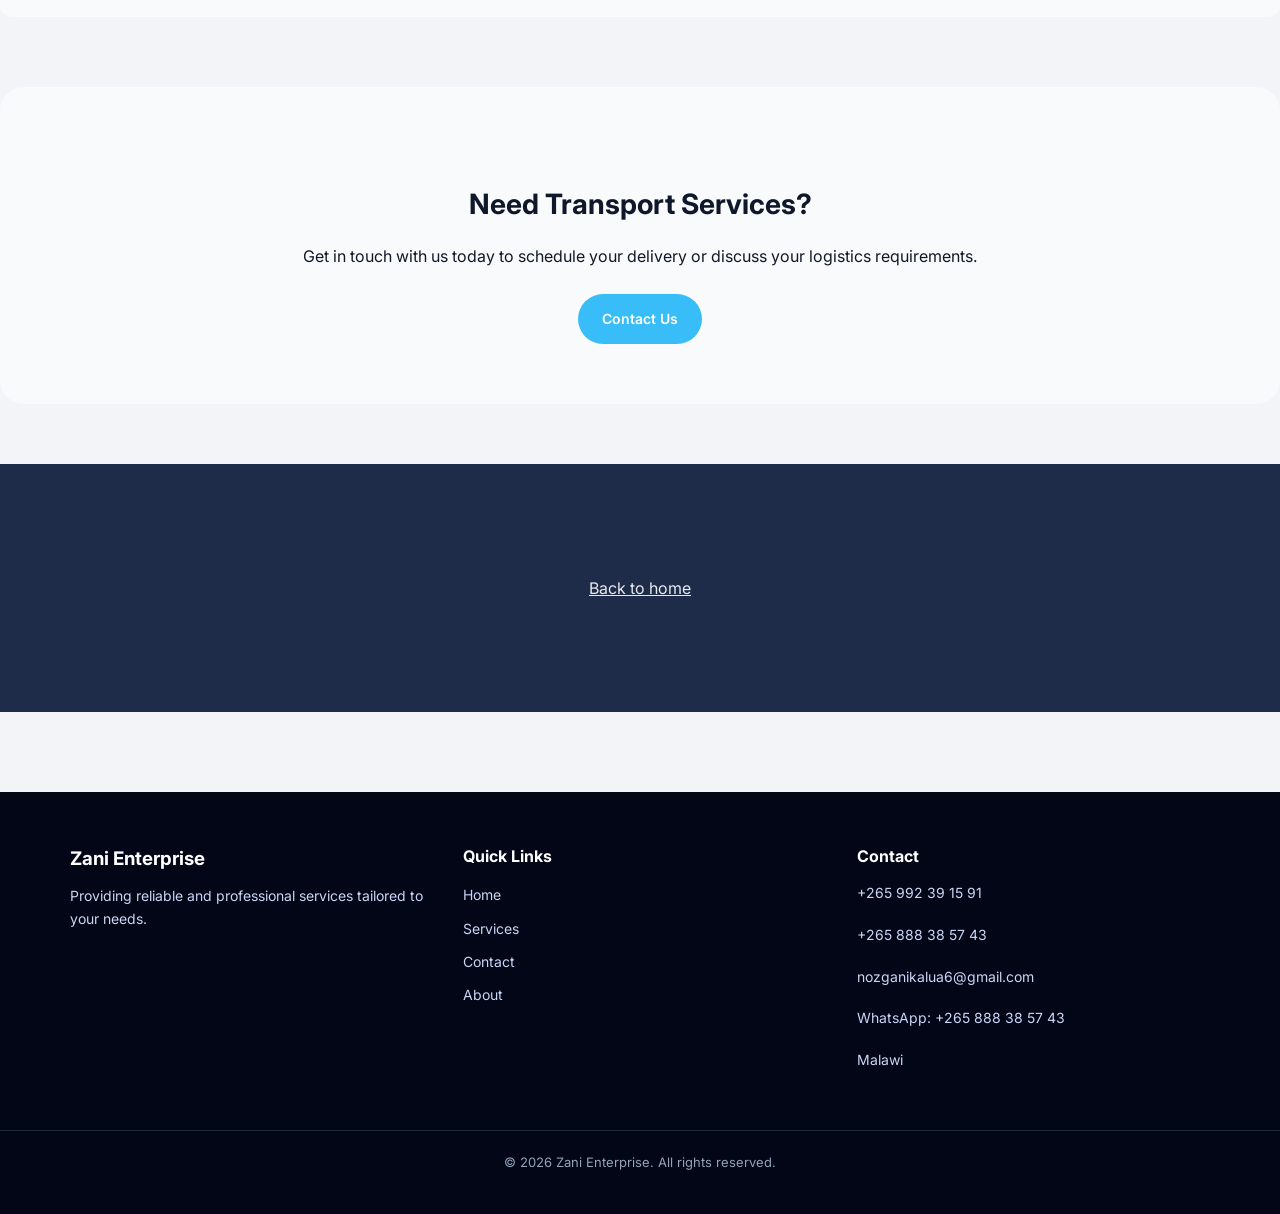
<file: services/transport.html>
<!DOCTYPE html>
<html lang="en">
<head>
    <meta charset="UTF-8">
    <title>Transport & Logistics | Zani Enterprise</title>
    <meta name="viewport" content="width=device-width, initial-scale=1.0">
    <link href="https://fonts.googleapis.com/css2?family=Inter:wght@400;600;700&display=swap" rel="stylesheet">
    <link rel="stylesheet" href="../style.css">
</head>
<body>

    <header class="nav-bar">
    <div class="nav-container">
        <div class="nav-logo">Zani Enterprise</div>

        <nav class="nav-links">
            <a href="../index.html">Home</a>
            <a href="../services.html">Services</a>
            <a href="../contact.html">Contact</a>
            <a href="../about.html">About</a>
            <a href="../login.html">Login</a>
        </nav>
    </div>
</header>


<section class="hero">
    <div class="hero-content">
        <div class="hero-text">
            <h1>Transport & Logistics</h1>
            <p>
                Transport your valuables at a fast, safe, affordable 
                and secure service.
            </p>
        </div>

        <div class="hero-image">
            <img src="../images/transport.jpg" alt="transport & logistics services">
        </div>
    </div>
</section>

<!-- Service Sections -->
    <section class="service-section">
        <h2>What We Offer</h2>
        <ul>
            <li>Local and Regional Transport</li>
            <li>Logistics Planning</li>
            <li>Freight and Cargo Services</li>
            <li>Timely and Secure Deliveries</li>
        </ul>
    </section>

    <section class="service-section light">
        <h2>Why Choose Us</h2>
        <p>With a fleet of modern vehicles and experienced drivers, we provide safe and reliable transport solutions for businesses and individuals alike.</p>
    </section>

<section class="service-cta">
        <h2>Need Transport Services?</h2>
        <p>Get in touch with us today to schedule your delivery or discuss your logistics requirements.</p>
        <a href="../contact.html" class="primary-btn">Contact Us</a>
    </section>
    
<section class="about">
    <p>
        <a href="../index.html" style="color:white; text-decoration:underline;">
            Back to home
        </a>
    </p>
</section>

<div class="member-only">
    <a href="contact.html" class="primary-btn">Request this service</a>
</div>

<footer class="site-footer">
    <div class="footer-container">

        <div class="footer-brand">
            <h3>Zani Enterprise</h3>
            <p>Providing reliable and professional services tailored to your needs.</p>
        </div>

        <div class="footer-links">
            <h4>Quick Links</h4>
            <a href="../index.html">Home</a>
            <a href="../services.html">Services</a>
            <a href="../contact.html">Contact</a>
            <a href="about.html">About</a>
        </div>

        <div class="footer-contact">
            <h4>Contact</h4>
            <p>
                <a href="tel:+265992391591"> +265 992 39 15 91</a>
            </p> 
            <p>
                <a href="tel:+265888385743"> +265 888 38 57 43</a>
            </p>
            <p>
              <a href="mailto: nozganikalua6@gmail.com"> nozganikalua6@gmail.com</a> 
            </p>
             <p>
                <a href="https://wa.me/265888385743"
                target="_blank"> WhatsApp: +265 888 38 57 43</a>
            </p>
            <p>Malawi</p>
        </div>

    </div>

    <div class="footer-bottom">
        <p>© 2026 Zani Enterprise. All rights reserved.</p>
    </div>
</footer>

<script>
if (localStorage.getItem("zaniLoggedIn") !== "true") {
    document.querySelectorAll(".member-only").forEach(el => {
        el.style.display = "none";
    });
}
</script>

</body>
</html>
</file>
<file: style.css>
/* ===============================
   Global Styles
   =============================== */

* {
    margin: 0;
    padding: 0;
    box-sizing: border-box;
    font-family: 'Inter', sans-serif;
}

body {
    line-height: 1.8;
    background: #f2f4f8;
    color: #111827; /* default text */
}

p {
  margin-bottom: 1.2rem;
}

.about .content {
  max-width: 750px;
  margin: 0 auto;
  padding: 1.5rem;
}

h1, h2 {
  margin-bottom: 1rem;
}

h1, h2 {
  margin-top: 2rem;
}

/* ===============================
   Navigation Bar
   =============================== */

.nav-bar {
    background: #020617;
    position: sticky;
    top: 0;
    z-index: 1000;
}

.nav-container {
    max-width: 1200px;
    margin: auto;
    padding: 18px 30px;
    display: flex;
    justify-content: space-between;
    align-items: center;
}

.nav-logo {
    color: white;
    font-size: 18px;
    font-weight: 700;
}

.nav-links a {
    color: white;
    text-decoration: none;
    margin-left: 24px;
    font-size: 14px;
    opacity: 0.85;
}

.nav-links a:hover {
    opacity: 1;
}

/* ===============================
   Hero Section (Home Page)
   =============================== */

.hero {
    background: #0f172a;
    color: white;
    padding: 120px 20px;
    text-align: center;
}

.hero-content {
    max-width: 1100px;
    margin: auto;
    display: grid;
    grid-template-columns: 1fr 1fr;
    gap: 40px;
    align-items: center;
}

.hero-text h1 {
    font-size: 48px;
    font-weight: 700;
}

.hero-text p {
    margin-top: 20px;
    font-size: 18px;
    opacity: 0.9;
}

.hero-image img {
    width: 100%;
    border-radius: 18px;
    box-shadow: 0 20px 40px rgba(0,0,0,0.25);
}

/* ===============================
   About Section
   =============================== */

.about {
    background: #1e2c49;
    color: white;
    padding: 90px 20px;
    text-align: center;
}

.about h2 {
    font-size: 30px;
}

.about p {
    margin-top: 20px;
    max-width: 700px;
    margin-left: auto;
    margin-right: auto;
    font-size: 16px;
    opacity: 0.9;
}

/* ===============================
   Contact Page
   =============================== */

.contact-page {
    max-width: 900px;
    margin: 60px auto;
    padding: 0 20px;
    text-align: center;
}

.contact-page h1 {
    color: #111827;
    margin-bottom: 10px;
}

.contact-page p {
    color: #111827;
    margin-bottom: 40px;
}

.contact-details {
    display: grid;
    grid-template-columns: repeat(3, 1fr);
    gap: 24px;
}

.contact-item {
    background: #f9fafb;
    padding: 24px;
    border-radius: 14px;
}

.contact-item h3 {
    color: #0f172a;
    margin-bottom: 8px;
}

.contact-item p {
    color: #111827;
    font-size: 14px;
    line-height: 1.6;
}

/* ===============================
   Services Overview Page
   =============================== */

.services-page {
    max-width: 1200px;
    margin: 60px auto;
    padding: 0 30px;
    text-align: center;
}

.services-intro {
    color: #111827;
    margin-bottom: 50px;
}

.services-grid {
    display: grid;
    grid-template-columns: repeat(3, 1fr);
    gap: 40px;
    max-width: 900px;
    margin: auto;
}

/* Individual Service Cards */
.service-card {
    background: #f9fafb;
    border-radius: 18px;
    overflow: hidden;
    text-align: center;
    transition: transform 0.3s ease, box-shadow 0.3s ease;
    padding-bottom: 10px;
    margin-bottom: 30px;
}

.service-card:hover {
    transform: translateY(-6px);
    box-shadow: 0 30px 60px rgba(0,0,0,0.15);
}

.service-card img {
    width: 100%;
    height: 220px;
    object-fit: cover;
    border-radius: 14px;
    margin-bottom: 16px;
    transition: transform 0.3s ease;
}

.service-card:hover img {
    transform: scale(1.03);
}

.service-card h3 {
    color: #0f172a;
    padding: 20px 20px 8px;
    font-size: 20px;
}

.service-card p {
    color: #111827;
    font-size: 16px;
    padding: 0 20px 16px;
    line-height: 1.8;
    margin-bottom: 14px;
}

.service-card a {
    display: inline-block;
    margin: 0 20px 20px;
    color: #38bdf8;
    text-decoration: none;
    font-size: 15px;
}

.service-card a:hover {
    text-decoration: underline;
}

/* ===============================
   Individual Service Pages (Design, Consulting, Transport)
   =============================== */

.service-detail {
    max-width: 1200px;
    margin: 60px auto;
    padding: 0 30px;
    color: #111827;
}

/* Hero Section */
.service-hero {
    display: grid;
    grid-template-columns: 1fr 1fr;
    gap: 40px;
    align-items: center;
    margin-bottom: 80px;
    background: #f9fafb;
    padding: 40px 30px;
    border-radius: 20px;
}

.service-hero-text h1 {
    color: #0f172a;
    font-size: 36px;
    margin-bottom: 16px;
}

.service-hero-text p {
    color: #111827;
    font-size: 16px;
    line-height: 1.7;
    margin-bottom: 24px;
}

.service-hero-image img {
    width: 100%;
    border-radius: 20px;
}

/* Buttons */
.primary-btn {
    display: inline-block;
    background: #38bdf8;
    color: #ffffff;
    padding: 12px 24px;
    border-radius: 999px;
    text-decoration: none;
    font-weight: 600;
    font-size: 14px;
    transition: background 0.3s ease;
}

.primary-btn:hover {
    background: #0ea5e9;
}

/* Service sections */
.service-section {
    margin-bottom: 70px;
    background: #f9fafb;
    border-radius: 12px;
    padding: 40px 20px;
}

.service-section h2 {
    color: #0f172a;
    margin-bottom: 16px;
    font-size: 24px;
}

.service-section p,
.service-section li {
    color: #111827;
    font-size: 16px;
    line-height: 1.8;
}

.service-section ul {
    padding-left: 20px;
}

/* Call to Action */
.service-cta {
    text-align: center;
    background: #f9fafb;
    padding: 60px 30px;
    border-radius: 24px;
    margin-bottom: 60px;
}

.service-cta h2 {
    color: #0f172a;
    margin-bottom: 12px;
    font-size: 28px;
}

.service-cta p {
    color: #111827;
    margin-bottom: 24px;
    font-size: 16px;
}

.home-showcase {
    max-width: 1200px;
    margin: 80px auto;
    padding: 0 30px;
    display: grid;
    grid-template-columns: repeat(3, 1fr);
    gap: 30px;
}

.home-showcase img {
    width: 100%;
    height: 260px;
    object-fit: cover;
    border-radius: 20px;
    box-shadow: 0 20px 40px rgba(0,0,0,0.12);
}

/* ===============================
   Footer
   =============================== */

.site-footer {
    background: #020617;
    margin-top: 80px;
    padding-top: 50px;
}

.footer-container {
    max-width: 1200px;
    margin: auto;
    padding: 0 30px;
    display: grid;
    grid-template-columns: repeat(3, 1fr);
    gap: 40px;
}

.footer-brand h3 {
    color: white;
    margin-bottom: 10px;
}

.footer-brand p {
    color: #cbd5f5;
    font-size: 14px;
    line-height: 1.6;
}

.footer-links h4,
.footer-contact h4 {
    color: white;
    margin-bottom: 12px;
}

.footer-links a {
    display: block;
    color: #cbd5f5;
    text-decoration: none;
    margin-bottom: 8px;
    font-size: 14px;
}

.footer-links a:hover {
    color: white;
}

.footer-contact p {
    color: #cbd5f5;
    font-size: 14px;
    line-height: 1.6;
}

.footer-contact p {
    word-break: break-word;
    overflow-wrap: anywhere;
}

.footer-contact a {
    color: #cbd5f5;
    text-decoration: none;
}
.footer-contact a:hover {
text-decoration: underline;
}

.footer-bottom {
    border-top: 1px solid #1e293b;
    margin-top: 40px;
    padding: 20px 30px;
    text-align: center;
}

.footer-bottom p {
    color: #94a3b8;
    font-size: 13px;
}

/* ===============================
   Mobile Styles
   =============================== */

@media (max-width: 768px) {

    /* Hero */
    .hero-content {
        grid-template-columns: 1fr;
        text-align: center;
    }

    .hero-text h1 {
        font-size: 36px;
    }

    .hero-text p {
        font-size: 16px;
    }

    .hero-image {
        margin-top: 40px;
    }

    /* About */
    .about {
        padding: 70px 20px;
    }

    .about h2 {
        font-size: 26px;
    }

    .about p {
        font-size: 15px;
    }

    /* Services grid */
    .services-page {
        padding: 0 16px;
        text-align: left;
        margin-top: 40px;
    }

    .services-intro {
        font-size: 16px;
        margin-bottom: 30px;
    }

    .services-grid {
        display: block;
        gap: 40px;
    }

    .service-card {
        padding-bottom: 10px;
        margin-bottom: 50px;
        border-radius: 14px;
    }

    .service-card h3 {
        font-size: 18px;
        padding: 10px 0 6px;
    }

    .service-card p {
        font-size: 16px;
        line-height: 1.8;
        padding: 0;
        margin-bottom: 14px;
    }

    .service-card img {
        height: 200px;
    }

    /* Individual service page */
    .service-hero {
        grid-template-columns: 1fr;
        gap: 30px;
    }

    .service-hero-text h1 {
        font-size: 28px;
    }

    .service-detail {
        padding: 0 16px;
    }

    .service-section {
        padding: 30px 16px;
    }

    .service-cta h2 {
        font-size: 22px;
    }

    .service-cta p {
        font-size: 15px;
    }

    /* Navigation */
    .nav-container {
        flex-direction: column;
        gap: 12px;
    }

    .nav-links a {
        margin-left: 0;
        margin-right: 16px;
        font-size: 13px;
    }

    /* Contact */
    .contact-details {
        grid-template-columns: 1fr;
    }

}

@media (max-width: 768px) {
  .about .content {
    padding: 1.25rem;
  }
}

@media (max-width: 768px) {
    .home-showcase {
        grid-template-columns: 1fr;
        gap: 24px;
    }

    .home-showcase img {
        height: 220px;
    }
}

.login-page {
    max-width: 400px;
    margin: 100px auto;
    padding: 40px;
    background: white;
    border-radius: 20px;
    text-align: center;
    box-shadow: 0 20px 40px rgba(0,0,0,0.1);
}

.login-page h1 {
    margin-bottom: 10px;
    color: #020617;
}

.login-page p {
    margin-bottom: 30px;
    color: #475569;
    font-size: 14px;
}

.login-form input {
    width: 100%;
    padding: 12px 14px;
    margin-bottom: 16px;
    border-radius: 10px;
    border: 1px solid #cbd5f5;
    font-size: 14px;
}

.login-form button {
    width: 100%;
    padding: 12px;
    border: none;
    border-radius: 999px;
    background: #38bdf8;
    color: #020617;
    font-weight: 600;
    cursor: pointer;
}

.member-badge {
    display: inline-block;
    background: #e0f2fe;
    color: #0369a1;
    font-size: 12px;
    padding: 4px 10px;
    border-radius: 999px;
    margin-bottom: 10px;
}

/* Welcome Page */

.welcome-section {
    position: relative;
    height: 100vh;
    background: url('images/welcome-bg.jpg') no-repeat center center/cover;
    display: flex;
    justify-content: center;
    align-items: center;
    text-align: center;
}

.welcome-overlay {
    background: rgba(0, 0, 0, 0.6);
    padding: 40px 20px;
    border-radius: 20px;
    color: white;
    transition: opacity 1s ease;
}

.welcome-message {
    font-size: 36px;
    margin-bottom: 10px;
}

.welcome-subtext {
    font-size: 18px;
}

/* Animated Content */

.welcome-content {
    max-width: 900px;
    margin: 50px auto;
    padding: 0 20px;
}

.content-block {
    opacity: 0;
    transform: translateY(50px);
    transition: all 0.8s ease;
    margin-bottom: 50px;
    text-align: center;
}

.content-block.fade-in {
    opacity: 1;
    transform: translateY(0);
}

.content-block h2 {
    font-size: 28px;
    color: #020617;
    margin-bottom: 12px;
}

.content-block p {
    font-size: 16px;
    color: #334155;
}

.content-block button.primary-btn {
    margin-top: 20px;
}

.welcome-overlay{
    background: rgba(0, 0, 0, 0.65);
}
</file>
